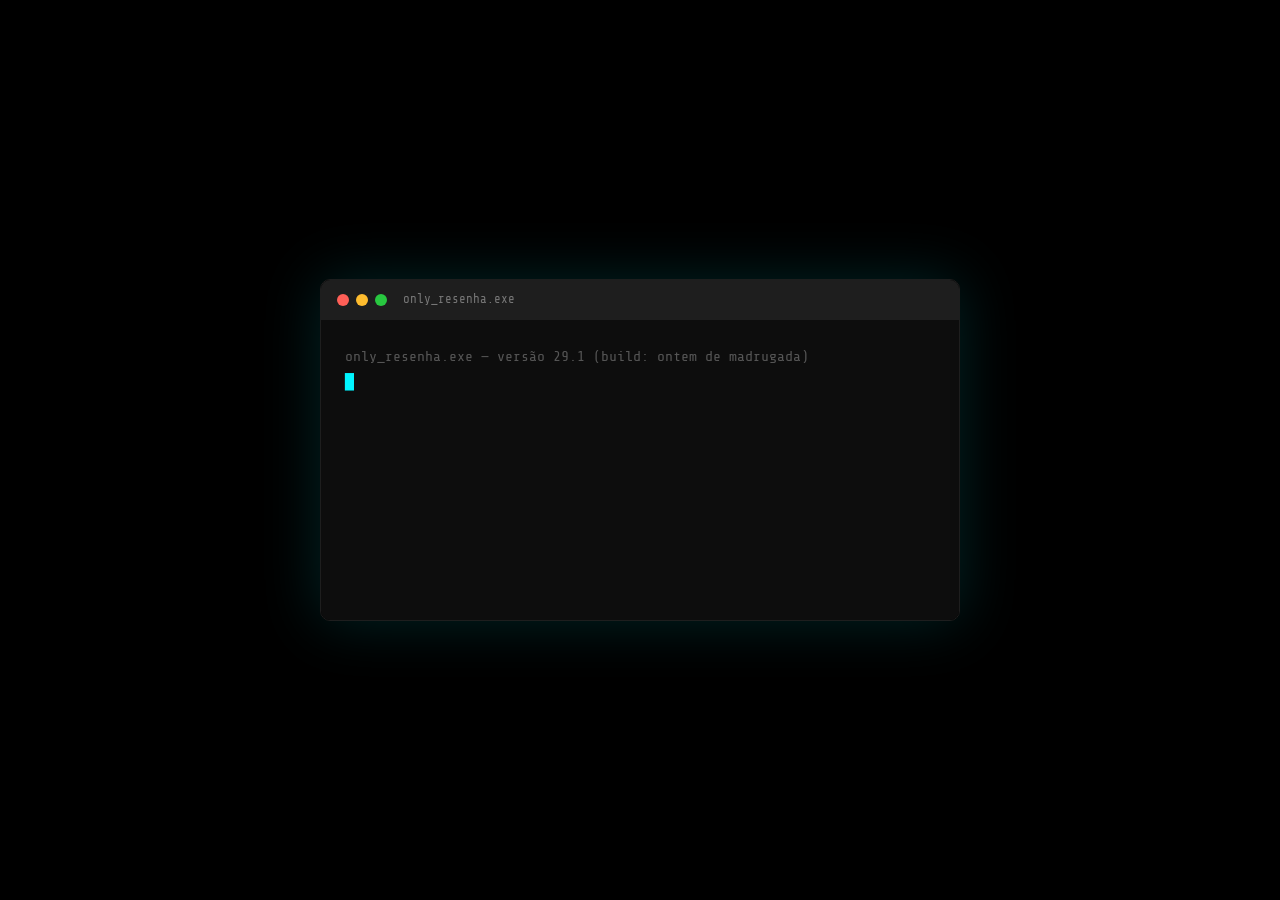
<file: Html/index.html>
<!DOCTYPE html>
<html lang="pt-BR">
<head>
  <meta charset="UTF-8" />
  <meta name="viewport" content="width=device-width, initial-scale=1.0" />
  <title>@Only_Resenha_ — Home</title>
  <link rel="icon" href="data:image/svg+xml,<svg xmlns='http://www.w3.org/2000/svg' viewBox='0 0 100 100'><text y='.9em' font-size='90'>🔥</text></svg>" />
  <link rel="preconnect" href="https://fonts.googleapis.com" />
  <link rel="preconnect" href="https://fonts.gstatic.com" crossorigin />
  <link href="https://fonts.googleapis.com/css2?family=Bebas+Neue&family=Share+Tech+Mono&family=Inter:wght@400;700;900&display=swap" rel="stylesheet" />
  <link rel="stylesheet" href="  home.css" />
</head>
<body>
 
  <!-- ══════════════════════════════
       TELA DE LOADING (terminal)
  ══════════════════════════════ -->
  <div id="loading-screen">
    <div class="terminal">
      <div class="terminal-bar">
        <span class="dot red"></span>
        <span class="dot yellow"></span>
        <span class="dot green"></span>
        <span class="terminal-title">only_resenha.exe</span>
      </div>
      <div class="terminal-body">
        <div id="terminal-output"></div>
        <span class="terminal-cursor">█</span>
      </div>
    </div>
  </div>
 
  <!-- ══════════════════════════════
       CONTEÚDO PRINCIPAL
  ══════════════════════════════ -->
  <div id="main-content" class="hidden">
 
    <!-- NAV -->
    <nav class="nav">
      <div class="nav-logo">@Only_Resenha_</div>
      <ul class="nav-links">
        <li><a href="#sobre">Sobre</a></li>
        <li><a href="nozes.html">Equipe</a></li>
        <li><a href="jogosdosguris.html">GemaPlays</a></li>
        <li><a href="#links" class="nav-cta">Links</a></li>
      </ul>
    </nav>
 
    <!-- HERO -->
    <header class="hero">
      <div class="hero-inner">
        <p class="hero-eyebrow">bem-vindo ao caos oficial</p>
        <h1 class="hero-title">
          <span class="line1">ONLY</span>
          <span class="line2">RESENHA</span>
          <span class="underscore">_</span>
        </h1>
        <p class="hero-sub">
          humor, meme, notícias e opiniões —<br />
          tudo que a sua tia precisava e não sabia.
        </p>
        <a href="https://instagram.com/Only_Resenha_" target="_blank" rel="noopener" class="btn-primary">
          Seguir no Instagram 🔥
        </a>
      </div>
 
      <!-- Elementos decorativos de fundo -->
      <div class="hero-deco deco1">RESENHA</div>
      <div class="hero-deco deco2">LOL</div>
      <div class="hero-deco deco3">💀</div>
    </header>
 
    <!-- MARQUEE -->
    <div class="marquee-wrap" aria-hidden="true">
      <div class="marquee-track">
        <span>RESENHA</span><span>✦</span>
        <span>HUMOR</span><span>✦</span>
        <span>MEMES</span><span>✦</span>
        <span>NOTÍCIAS</span><span>✦</span>
        <span>CAOS</span><span>✦</span>
        <span>INVERDADES</span><span>✦</span>
        <!-- duplicado para loop contínuo -->
        <span>RESENHA</span><span>✦</span>
        <span>HUMOR</span><span>✦</span>
        <span>MEMES</span><span>✦</span>
        <span>NOTÍCIAS</span><span>✦</span>
        <span>CAOS</span><span>✦</span>
        <span>INVERDADES</span><span>✦</span>
      </div>
    </div>
 
    <!-- SOBRE / CURRÍCULO ZOEIRO -->
    <section id="sobre" class="sobre">
      <div class="container">
 
        <div class="cv-header">
          <div class="cv-avatar">
            <img src=" onlyperfil.jpg" alt="O dono dessa conta foi morto" />
        </div>
          <div class="cv-info">
            <h2 class="cv-name">@Only_Resenha_</h2>
            <p class="cv-tagline">Especialista em Jornalismo — Mestre em Tudo um Pouco</p>
            <div class="cv-badges">
              <span class="badge pink">Disponível p/ resenha</span>
              <span class="badge cyan">🟢 Online (Cronologicamente)</span>
            </div>
          </div>
        </div>
 
        <div class="cv-grid">
 
          <div class="cv-card">
            <h3 class="cv-card-title">🎓 Formação</h3>
            <ul class="cv-list">
              <li>
                <strong>Mestre em Notícias Aplicadas</strong>
                <span class="cv-date">29 – presente</span>
                <p>Especialização em notícias fora de contexto e comentários necessários.</p>
              </li>
              <li>
                <strong>Técnico em Resenha Avançada</strong>
                <span class="cv-date">Fui eu quem criou</span>
                <p>2 horas de curso e você aprende mais do com Sata e nás</p>
              </li>
            </ul>
          </div>
 
          <div class="cv-card">
            <h3 class="cv-card-title">💼 Experiência</h3>
            <ul class="cv-list">
              <li>
                <strong>Criador de Conteúdo</strong>
                <span class="cv-date">2008 – Atualmente </span>
                <p>Produção diária de humor, notícias e opiniões que ninguém pediu mas todo mundo precisava.</p>
              </li>
              <li>
                <strong>Profissional em criação e personalização de notícias</strong>
                <span class="cv-date">Desde sempre</span>
                <p>Referência nacional em notícias urgentes sobre assuntos do departamento das minusculas causas</p>
              </li>
            </ul>
          </div>
 
          <div class="cv-card">
            <h3 class="cv-card-title">⚡ Habilidades</h3>
            <div class="skills-list">
              <div class="skill-item">
                <span class="skill-name">Inverdades</span>
                <div class="skill-bar"><div class="skill-fill" style="width:99%"></div></div>
              </div>
              <div class="skill-item">
                <span class="skill-name">Mentir</span>
                <div class="skill-bar"><div class="skill-fill" style="width:8%"></div></div>
              </div>
              <div class="skill-item">
                <span class="skill-name">Seriedade</span>
                <div class="skill-bar"><div class="skill-fill" style="width:100%"></div></div>
              </div>
              <div class="skill-item">
                <span class="skill-name">Fofoca</span>
                <div class="skill-bar"><div class="skill-fill" style="width:2%"></div></div>
              </div>
              <div class="skill-item">
                <span class="skill-name">Fake News</span>
                <div class="skill-bar"><div class="skill-fill" style="width:95%"></div></div>
              </div>
            </div>
          </div>
 
          <div class="cv-card">
            <h3 class="cv-card-title">🏆 Conquistas</h3>
            <ul class="cv-list achiev">
              <li>🥇 Página de notícias vencedora da PF26 </li>
              <li>💀 Guspiu água no amiguinho mais de 1 vez no dia</li>
              <li>🎤 Deu opinião e todos foram alcançados pela verdade</li>
              <li>📱 Ficou acordado até as 4h fazendo notícias</li>
              <li>🧠 Referência intelectual do grupo </li>
            </ul>
          </div>
 
        </div><!-- /cv-grid -->
 
      </div><!-- /container -->
    </section>
 
    <!-- LINKS RÁPIDOS -->
    <section id="links" class="links-section">
      <div class="container">
        <h2 class="section-title">Me acha em todo lugar</h2>
        <div class="links-grid">
          <a href="https://instagram.com/Only_Resenha_" target="_blank" rel="noopener" class="link-card">
            <span class="lc-icon">📸</span>
            <span class="lc-name">Instagram</span>
            <span class="lc-arrow">→</span>
          </a>
          <a href="https://www.tiktok.com/@only_resenhas?is_from_webapp=1&sender_device=pc" class="link-card">
            <span class="lc-icon">🎵</span>
            <span class="lc-name">TikTok</span>
            <span class="lc-arrow">→</span>
          </a>
          <a href="mailto:alfinetatoincomercial@gmail.com" class="link-card">
            <span class="lc-icon">💌</span>
            <span class="lc-name">Contato</span>
            <span class="lc-arrow">→</span>
          </a>
        </div>
      </div>
    </section>
 
    <footer class="footer">
      <p>feito com muita resenha e profissionalismo · @Only_Resenha_ </p>
    </footer>
 
  </div><!-- /main-content -->
 
<script src="home.js"></script>
</body>
</html>
</file>
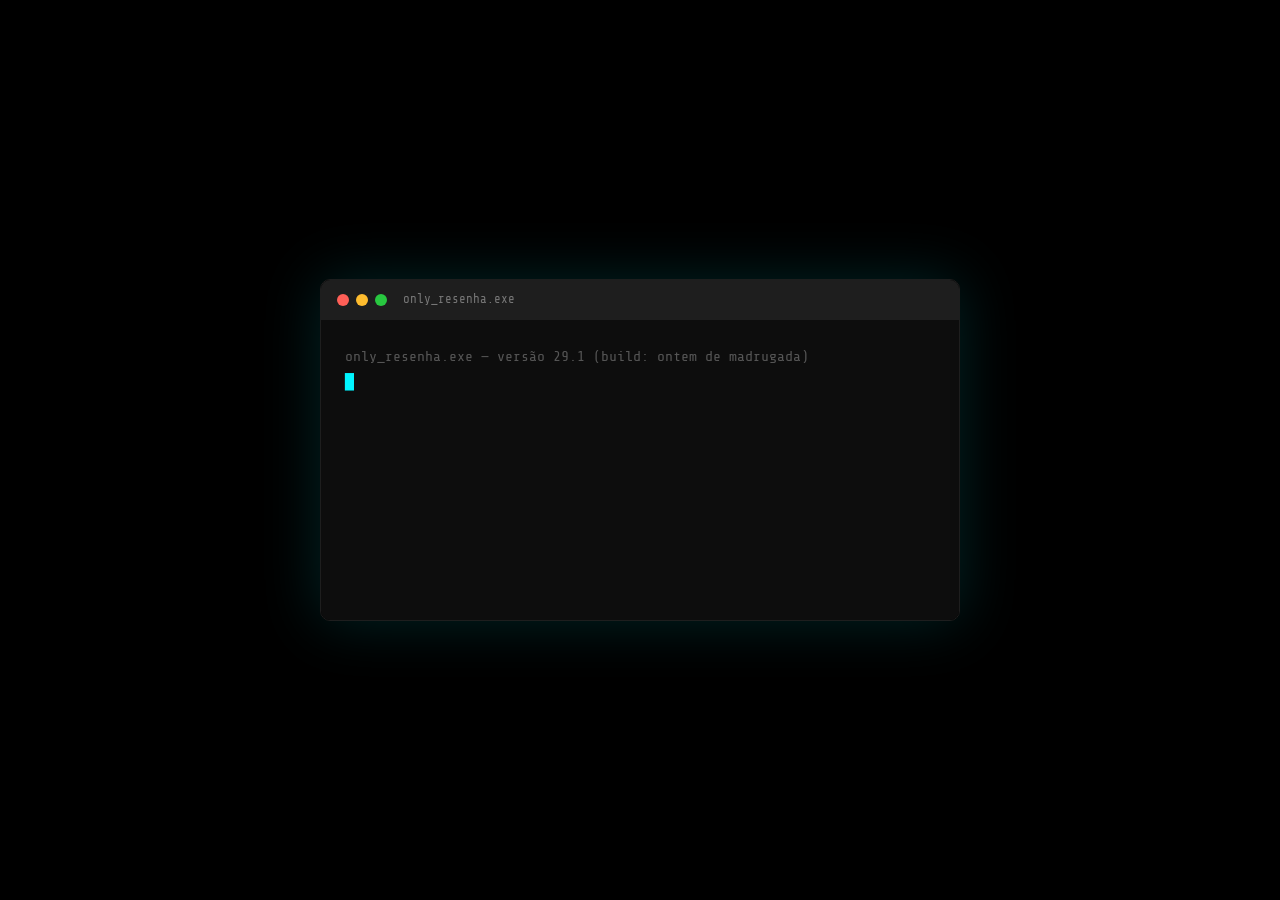
<file: Html/home.html>
<!DOCTYPE html>
<html lang="pt-BR">
<head>
  <meta charset="UTF-8" />
  <meta name="viewport" content="width=device-width, initial-scale=1.0" />
  <title>@Only_Resenha_ — Home</title>
  <link rel="icon" href="data:image/svg+xml,<svg xmlns='http://www.w3.org/2000/svg' viewBox='0 0 100 100'><text y='.9em' font-size='90'>🔥</text></svg>" />
  <link rel="preconnect" href="https://fonts.googleapis.com" />
  <link rel="preconnect" href="https://fonts.gstatic.com" crossorigin />
  <link href="https://fonts.googleapis.com/css2?family=Bebas+Neue&family=Share+Tech+Mono&family=Inter:wght@400;700;900&display=swap" rel="stylesheet" />
  <link rel="stylesheet" href="../css/home.css" />
</head>
<body>
 
  <!-- ══════════════════════════════
       TELA DE LOADING (terminal)
  ══════════════════════════════ -->
  <div id="loading-screen">
    <div class="terminal">
      <div class="terminal-bar">
        <span class="dot red"></span>
        <span class="dot yellow"></span>
        <span class="dot green"></span>
        <span class="terminal-title">only_resenha.exe</span>
      </div>
      <div class="terminal-body">
        <div id="terminal-output"></div>
        <span class="terminal-cursor">█</span>
      </div>
    </div>
  </div>
 
  <!-- ══════════════════════════════
       CONTEÚDO PRINCIPAL
  ══════════════════════════════ -->
  <div id="main-content" class="hidden">
 
    <!-- NAV -->
    <nav class="nav">
      <div class="nav-logo">@Only_Resenha_</div>
      <ul class="nav-links">
        <li><a href="#sobre">Sobre</a></li>
        <li><a href="nozes.html">Equipe</a></li>
        <li><a href="jogosdosguris.html">GemaPlays</a></li>
        <li><a href="#links" class="nav-cta">Links</a></li>
      </ul>
    </nav>
 
    <!-- HERO -->
    <header class="hero">
      <div class="hero-inner">
        <p class="hero-eyebrow">bem-vindo ao caos oficial</p>
        <h1 class="hero-title">
          <span class="line1">ONLY</span>
          <span class="line2">RESENHA</span>
          <span class="underscore">_</span>
        </h1>
        <p class="hero-sub">
          humor, meme, notícias e opiniões —<br />
          tudo que a sua tia precisava e não sabia.
        </p>
        <a href="https://instagram.com/Only_Resenha_" target="_blank" rel="noopener" class="btn-primary">
          Seguir no Instagram 🔥
        </a>
      </div>
 
      <!-- Elementos decorativos de fundo -->
      <div class="hero-deco deco1">RESENHA</div>
      <div class="hero-deco deco2">LOL</div>
      <div class="hero-deco deco3">💀</div>
    </header>
 
    <!-- MARQUEE -->
    <div class="marquee-wrap" aria-hidden="true">
      <div class="marquee-track">
        <span>RESENHA</span><span>✦</span>
        <span>HUMOR</span><span>✦</span>
        <span>MEMES</span><span>✦</span>
        <span>NOTÍCIAS</span><span>✦</span>
        <span>CAOS</span><span>✦</span>
        <span>INVERDADES</span><span>✦</span>
        <!-- duplicado para loop contínuo -->
        <span>RESENHA</span><span>✦</span>
        <span>HUMOR</span><span>✦</span>
        <span>MEMES</span><span>✦</span>
        <span>NOTÍCIAS</span><span>✦</span>
        <span>CAOS</span><span>✦</span>
        <span>INVERDADES</span><span>✦</span>
      </div>
    </div>
 
    <!-- SOBRE / CURRÍCULO ZOEIRO -->
    <section id="sobre" class="sobre">
      <div class="container">
 
        <div class="cv-header">
          <div class="cv-avatar">
            <img src="../Img/onlyperfil.jpg" alt="O dono dessa conta foi morto" />
        </div>
          <div class="cv-info">
            <h2 class="cv-name">@Only_Resenha_</h2>
            <p class="cv-tagline">Especialista em Jornalismo — Mestre em Tudo um Pouco</p>
            <div class="cv-badges">
              <span class="badge pink">Disponível p/ resenha</span>
              <span class="badge cyan">🟢 Online (Cronologicamente)</span>
            </div>
          </div>
        </div>
 
        <div class="cv-grid">
 
          <div class="cv-card">
            <h3 class="cv-card-title">🎓 Formação</h3>
            <ul class="cv-list">
              <li>
                <strong>Mestre em Notícias Aplicadas</strong>
                <span class="cv-date">29 – presente</span>
                <p>Especialização em notícias fora de contexto e comentários necessários.</p>
              </li>
              <li>
                <strong>Técnico em Resenha Avançada</strong>
                <span class="cv-date">Fui eu quem criou</span>
                <p>2 horas de curso e você aprende mais do com Sata e nás</p>
              </li>
            </ul>
          </div>
 
          <div class="cv-card">
            <h3 class="cv-card-title">💼 Experiência</h3>
            <ul class="cv-list">
              <li>
                <strong>Criador de Conteúdo</strong>
                <span class="cv-date">2008 – Atualmente </span>
                <p>Produção diária de humor, notícias e opiniões que ninguém pediu mas todo mundo precisava.</p>
              </li>
              <li>
                <strong>Profissional em criação e personalização de notícias</strong>
                <span class="cv-date">Desde sempre</span>
                <p>Referência nacional em notícias urgentes sobre assuntos do departamento das minusculas causas</p>
              </li>
            </ul>
          </div>
 
          <div class="cv-card">
            <h3 class="cv-card-title">⚡ Habilidades</h3>
            <div class="skills-list">
              <div class="skill-item">
                <span class="skill-name">Inverdades</span>
                <div class="skill-bar"><div class="skill-fill" style="width:99%"></div></div>
              </div>
              <div class="skill-item">
                <span class="skill-name">Mentir</span>
                <div class="skill-bar"><div class="skill-fill" style="width:8%"></div></div>
              </div>
              <div class="skill-item">
                <span class="skill-name">Seriedade</span>
                <div class="skill-bar"><div class="skill-fill" style="width:100%"></div></div>
              </div>
              <div class="skill-item">
                <span class="skill-name">Fofoca</span>
                <div class="skill-bar"><div class="skill-fill" style="width:2%"></div></div>
              </div>
              <div class="skill-item">
                <span class="skill-name">Fake News</span>
                <div class="skill-bar"><div class="skill-fill" style="width:95%"></div></div>
              </div>
            </div>
          </div>
 
          <div class="cv-card">
            <h3 class="cv-card-title">🏆 Conquistas</h3>
            <ul class="cv-list achiev">
              <li>🥇 Página de notícias vencedora da PF26 </li>
              <li>💀 Guspiu água no amiguinho mais de 1 vez no dia</li>
              <li>🎤 Deu opinião e todos foram alcançados pela verdade</li>
              <li>📱 Ficou acordado até as 4h fazendo notícias</li>
              <li>🧠 Referência intelectual do grupo </li>
            </ul>
          </div>
 
        </div><!-- /cv-grid -->
 
      </div><!-- /container -->
    </section>
 
    <!-- LINKS RÁPIDOS -->
    <section id="links" class="links-section">
      <div class="container">
        <h2 class="section-title">Me acha em todo lugar</h2>
        <div class="links-grid">
          <a href="https://instagram.com/Only_Resenha_" target="_blank" rel="noopener" class="link-card">
            <span class="lc-icon">📸</span>
            <span class="lc-name">Instagram</span>
            <span class="lc-arrow">→</span>
          </a>
          <a href="https://www.tiktok.com/@only_resenhas?is_from_webapp=1&sender_device=pc" class="link-card">
            <span class="lc-icon">🎵</span>
            <span class="lc-name">TikTok</span>
            <span class="lc-arrow">→</span>
          </a>
          <a href="mailto:alfinetatoincomercial@gmail.com" class="link-card">
            <span class="lc-icon">💌</span>
            <span class="lc-name">Contato</span>
            <span class="lc-arrow">→</span>
          </a>
        </div>
      </div>
    </section>
 
    <footer class="footer">
      <p>feito com muita resenha e profissionalismo · @Only_Resenha_ </p>
    </footer>
 
  </div><!-- /main-content -->
 
  <script src="../Js/home.js"></script>
</body>
</html>
</file>
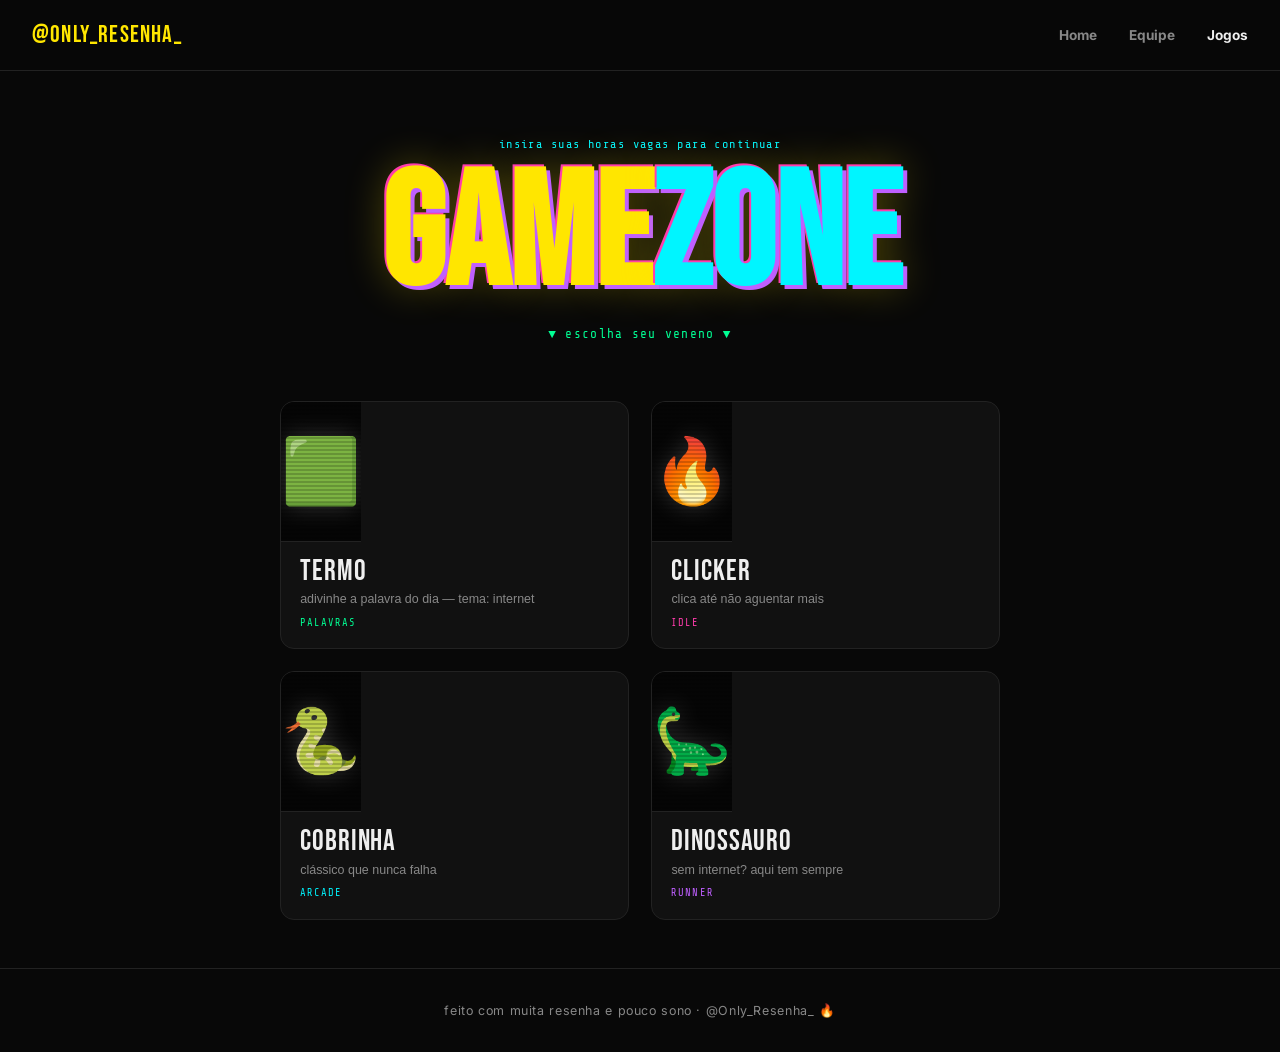
<file: Html/jogosdosguris.html>
<!DOCTYPE html>
<html lang="pt-BR">
<head>
  <meta charset="UTF-8" />
  <meta name="viewport" content="width=device-width, initial-scale=1.0" />
  <title>@Only_Resenha_ — Jogos</title>
  <link rel="icon" href="data:image/svg+xml,<svg xmlns='http://www.w3.org/2000/svg' viewBox='0 0 100 100'><text y='.9em' font-size='90'>🕹️</text></svg>" />
  <link rel="preconnect" href="https://fonts.googleapis.com" />
  <link rel="preconnect" href="https://fonts.gstatic.com" crossorigin />
  <link href="https://fonts.googleapis.com/css2?family=Bebas+Neue&family=Share+Tech+Mono&family=Inter:wght@400;700;900&display=swap" rel="stylesheet" />
  <link rel="stylesheet" href="  guris.css" />
</head>
<body>

  <!-- NAV -->
  <nav class="nav">
    <a href="home.html" class="nav-logo">@Only_Resenha_</a>
    <ul class="nav-links">
      <li><a href="index.html">Home</a></li>
      <li><a href="equipe.html">Equipe</a></li>
      <li><a href="jogos.html" class="nav-active">Jogos</a></li>
    </ul>
  </nav>

  <!-- TELA ARCADE DE SELEÇÃO -->
  <div id="tela-selecao">

    <div class="arcade-header">
      <p class="arcade-sub">insira suas horas vagas para continuar</p>
      <h1 class="arcade-title">GAME<span>ZONE</span></h1>
      <p class="arcade-credit">▼ escolha seu veneno ▼</p>
    </div>

    <div class="arcade-grid">

      <button class="arcade-card" onclick="abrirJogo('termo')">
        <div class="arcade-card-screen">
          <span class="arcade-card-icon">🟩</span>
          <div class="arcade-scanlines"></div>
        </div>
        <div class="arcade-card-info">
          <span class="arcade-card-name">TERMO</span>
          <span class="arcade-card-desc">adivinhe a palavra do dia — tema: internet</span>
          <span class="arcade-card-tag">palavras</span>
        </div>
      </button>

      <button class="arcade-card" onclick="abrirJogo('clicker')">
        <div class="arcade-card-screen">
          <span class="arcade-card-icon">🔥</span>
          <div class="arcade-scanlines"></div>
        </div>
        <div class="arcade-card-info">
          <span class="arcade-card-name">CLICKER</span>
          <span class="arcade-card-desc">clica até não aguentar mais</span>
          <span class="arcade-card-tag">idle</span>
        </div>
      </button>

      <button class="arcade-card" onclick="abrirJogo('cobra')">
        <div class="arcade-card-screen">
          <span class="arcade-card-icon">🐍</span>
          <div class="arcade-scanlines"></div>
        </div>
        <div class="arcade-card-info">
          <span class="arcade-card-name">COBRINHA</span>
          <span class="arcade-card-desc">clássico que nunca falha</span>
          <span class="arcade-card-tag">arcade</span>
        </div>
      </button>

      <button class="arcade-card" onclick="abrirJogo('dino')">
        <div class="arcade-card-screen">
          <span class="arcade-card-icon">🦕</span>
          <div class="arcade-scanlines"></div>
        </div>
        <div class="arcade-card-info">
          <span class="arcade-card-name">DINOSSAURO</span>
          <span class="arcade-card-desc">sem internet? aqui tem sempre</span>
          <span class="arcade-card-tag">runner</span>
        </div>
      </button>

    </div><!-- /arcade-grid -->
  </div><!-- /tela-selecao -->

  <!-- CONTAINER DOS JOGOS -->
  <div id="jogo-container" class="hidden">
    <div class="jogo-topbar">
      <button class="btn-voltar" onclick="voltarSelecao()">← voltar</button>
      <span class="jogo-topbar-nome" id="jogo-nome-atual"></span>
      <span></span>
    </div>
    <div id="jogo-area"></div>
  </div>

  <footer class="footer">
    <p>feito com muita resenha e pouco sono · @Only_Resenha_ 🔥</p>
  </footer>

  <!-- JOGOS EM JS SEPARADOS -->
  <script src=" termo.js"></script>
  <script src=" clicker.js"></script>
  <script src=" tuamae.js"></script>
  <script src=" dino.js"></script>
  <script src=" gamesguris.js"></script>
</body>
</html>
</file>
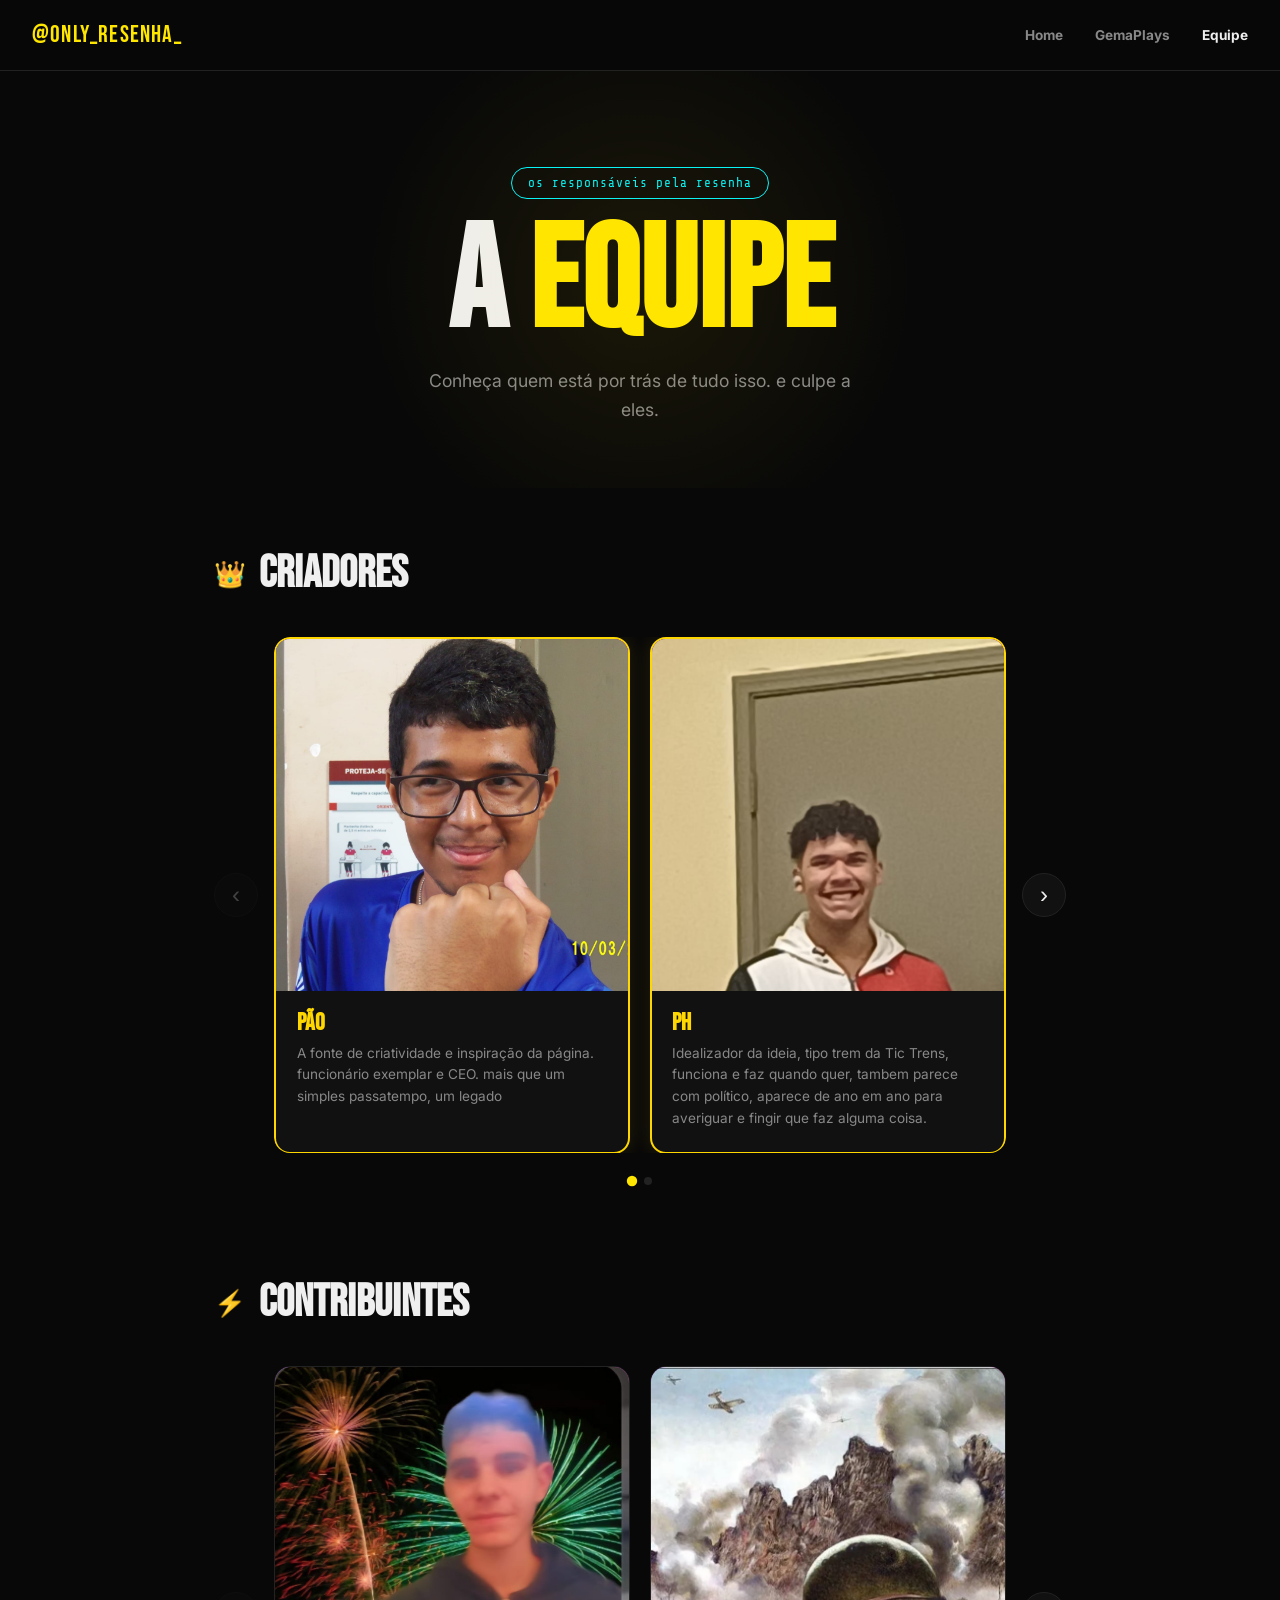
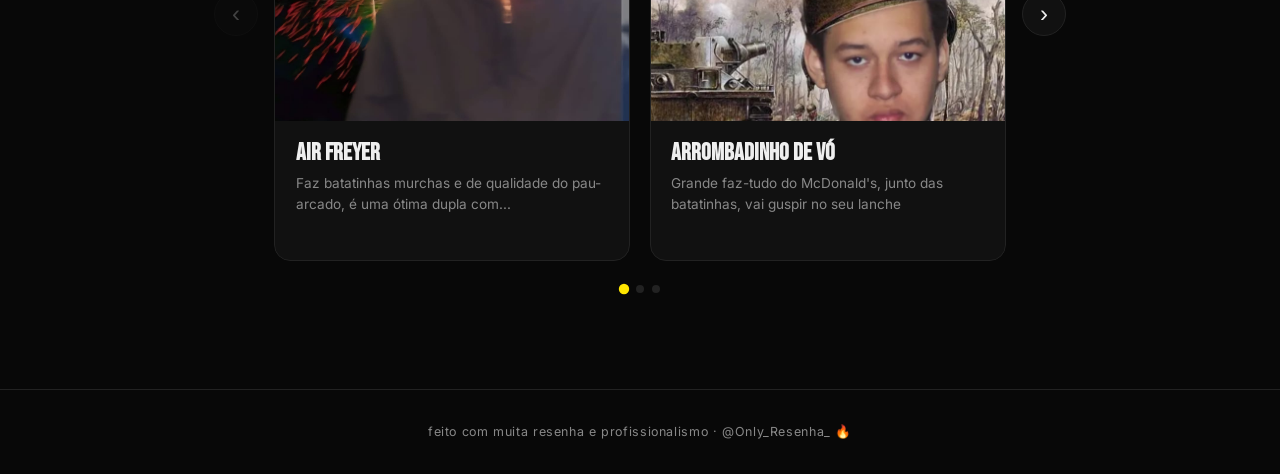
<file: Html/nozes.html>
<!DOCTYPE html>
<html lang="pt-BR">
<head>
  <meta charset="UTF-8" />
  <meta name="viewport" content="width=device-width, initial-scale=1.0" />
  <title>@Only_Resenha_ — Equipe</title>
  <link rel="icon" href="data:image/svg+xml,<svg xmlns='http://www.w3.org/2000/svg' viewBox='0 0 100 100'><text y='.9em' font-size='90'>🔥</text></svg>" />
  <link rel="preconnect" href="https://fonts.googleapis.com" />
  <link rel="preconnect" href="https://fonts.gstatic.com" crossorigin />
  <link href="https://fonts.googleapis.com/css2?family=Bebas+Neue&family=Share+Tech+Mono&family=Inter:wght@400;700;900&display=swap" rel="stylesheet" />
  <link rel="stylesheet" href="  nozes.css" />
</head>
<body>

  <!-- NAV -->
  <nav class="nav">
    <a href="home.html" class="nav-logo">@Only_Resenha_</a>
    <ul class="nav-links">
      <li><a href="index.html">Home</a></li>
       <li><a href="jogosdosguris.html">GemaPlays</a></li>
      <li><a href="equipe.html" class="nav-active">Equipe</a></li>
    </ul>
  </nav>

  <!-- HERO DA PÁGINA -->
  <header class="page-hero">
    <p class="hero-eyebrow">os responsáveis pela resenha</p>
    <h1 class="page-title">A <span>EQUIPE</span></h1>
    <p class="page-sub">Conheça quem está por trás de tudo isso. e culpe a eles.</p>
  </header>

  <!-- CRIADORES PRINCIPAIS -->
  <section class="section-criadores">
    <div class="container">
      <div class="section-label">
        <span class="label-icon">👑</span>
        <h2 class="label-text">Criadores</h2>
      </div>

      <!-- CARROSSEL CRIADORES -->
      <div class="carousel-wrapper">
        <button class="carousel-btn prev" id="prevCriador" aria-label="Anterior">‹</button>

        <div class="carousel-track-outer">
          <div class="carousel-track" id="trackCriadores">

            <!-- CARD CRIADOR 1 — edite os dados abaixo -->
            <div class="card card--criador">
              <div class="card-avatar">
                <img src="pao.jpeg" alt="Nome do Criador 1" />
              </div>
              <div class="card-body">
                <h3 class="card-name">Pão</h3>
                <p class="card-bio">A fonte de criatividade e inspiração da página. funcionário exemplar e CEO. mais que um simples passatempo, um legado</p>
              </div>
            </div>

            <!-- CARD CRIADOR 2 — edite os dados abaixo -->
            <div class="card card--criador">
              <div class="card-avatar">
                <img src=" phautista.jpeg" alt="Nome do Criador 2" />
              </div>
              <div class="card-body">
                <h3 class="card-name">Ph</h3>
                <p class="card-bio">Idealizador da ideia, tipo trem da Tic Trens, funciona e faz quando quer, tambem parece com político, aparece de ano em ano para averiguar e fingir que faz alguma coisa.</p>
              </div>
            </div>

            <!-- CARD CRIADOR 3 — edite os dados abaixo -->
            <div class="card card--criador">
              <div class="card-avatar">
                <img src=" milto.jpeg" alt="Mirtu" />
              </div>
              <div class="card-body">
                <h3 class="card-name">Mirtu/Presidente</h3>
                <p class="card-bio">O mediador do certo e errado da página
                  avisa quando as coisas saem de controle, ou ele mesmo faz isso...
                </p>
              </div>
            </div>

            <!-- CARD CRIADOR 4 — edite os dados abaixo -->
            <div class="card card--criador">
              <div class="card-avatar">
                <img src=" pdf.jpeg" alt="Nome do Criador 4" />
              </div>
              <div class="card-body">
                <h3 class="card-name">PDF</h3>
                <p class="card-bio">Traficante e grande avaliador nas horas vagas, faz o que pode com o que tem, mas ainda assim, faz muito bem</p>
              </div>
            </div>

            <!-- Para adicionar mais criadores, copie um bloco card--criador acima -->

          </div>
        </div>

        <button class="carousel-btn next" id="nextCriador" aria-label="Próximo">›</button>
      </div>

      <!-- DOTS CRIADORES -->
      <div class="carousel-dots" id="dotsCriadores"></div>
    </div>
  </section>

  <!-- CONTRIBUINTES -->
  <section class="section-contribuintes">
    <div class="container">
      <div class="section-label">
        <span class="label-icon">⚡</span>
        <h2 class="label-text">Contribuintes</h2>
      </div>

      <!-- CARROSSEL CONTRIBUINTES -->
      <div class="carousel-wrapper">
        <button class="carousel-btn prev" id="prevContrib" aria-label="Anterior">‹</button>

        <div class="carousel-track-outer">
          <div class="carousel-track" id="trackContrib">

            <!-- CARD CONTRIBUINTE 1 — edite os dados abaixo -->
            <div class="card card--contrib">
              <div class="card-avatar">
                <img src=" alefer.jpeg" alt="Air freyer" />
              </div>
              <div class="card-body">
                <h3 class="card-name">Air Freyer</h3>
                <p class="card-bio">Faz batatinhas murchas e de qualidade do pau-arcado, é uma ótima dupla com...</p>
              </div>
            </div>

            <!-- CARD CONTRIBUINTE 2 — edite os dados abaixo -->
            <div class="card card--contrib">
              <div class="card-avatar">
                <img src=" filhodevo.jpeg" alt="Nome do Contribuinte 2" />
              </div>
              <div class="card-body">
                <h3 class="card-name">Arrombadinho de vó</h3>
                <p class="card-bio">Grande faz-tudo do McDonald's, junto das batatinhas, vai guspir no seu lanche</p>
              </div>
            </div>

            <!-- CARD CONTRIBUINTE 3 — edite os dados abaixo -->
            <div class="card card--contrib">
              <div class="card-avatar">
                <img src=" filkrinho.jpeg" alt="Nome do Contribuinte 3" />
              </div>
              <div class="card-body">
                <h3 class="card-name">Filipizinhoinho</h3>
                <p class="card-bio">Diz que trabalha na Caixa, mas a gente sabe que só tá brincando de atendente de banco com o pessoal da creche dele</p>
              </div>
            </div>
            <!-- CARD CONTRIBUINTE 3 — edite os dados abaixo -->
            <div class="card card--contrib">
              <div class="card-avatar">
                <img src=" kaioba.jpeg" alt="Nome do Contribuinte 3" />
              </div>
              <div class="card-body">
                <h3 class="card-name">Kaioba</h3>
                <p class="card-bio">Grande ditador e opressor no ano de 1939-1945, hoje em dia tenta reerguer seu regime na Etecamp</p>
              </div>
            </div>
            <!-- CARD CONTRIBUINTE 3 — edite os dados abaixo -->
            <div class="card card--contrib">
              <div class="card-avatar">
                <img src=" lebranco.jpeg" alt="Nome do Contribuinte 3" />
              </div>
              <div class="card-body">
                <h3 class="card-name">Lebranco</h3>
                <p class="card-bio">Apostador compulsivo que persegue a Ex na academia, fora isso é um péssimo jogador de basquete</p>
              </div>
            </div>
            <!-- Para adicionar mais contribuintes, copie um bloco card--contrib acima -->

          </div>
        </div>

        <button class="carousel-btn next" id="nextContrib" aria-label="Próximo">›</button>
      </div>

      <!-- DOTS CONTRIBUINTES -->
      <div class="carousel-dots" id="dotsContrib"></div>
    </div>
  </section>

  <footer class="footer">
    <p>feito com muita resenha e profissionalismo · @Only_Resenha_ 🔥</p>
  </footer>

  <script src=" nozes.js"></script>
</body>
</html>
</file>
<file: Html/home.css>
/* ═══════════════════════════════════════════
   ONLY_RESENHA — home.css
═══════════════════════════════════════════ */

:root {
  --yellow:  #FFE600;
  --cyan:    #00F5FF;
  --purple:  #BF5FFF;
  --pink:    #FF3CAC;
  --bg:      #080808;
  --card:    #111111;
  --border:  #222222;
  --text:    #EFEFEF;
  --muted:   #888888;

  --font-display: 'Bebas Neue', sans-serif;
  --font-mono:    'Share Tech Mono', monospace;
  --font-body:    'Inter', sans-serif;

  --radius: 14px;
}

*, *::before, *::after { margin: 0; padding: 0; box-sizing: border-box; }
html { scroll-behavior: smooth; }
body {
  background: var(--bg);
  color: var(--text);
  font-family: var(--font-body);
  overflow-x: hidden;
  line-height: 1.6;
}
a { text-decoration: none; color: inherit; }
ul { list-style: none; }
.hidden { display: none !important; }

::-webkit-scrollbar { width: 5px; }
::-webkit-scrollbar-track { background: var(--bg); }
::-webkit-scrollbar-thumb { background: var(--yellow); border-radius: 4px; }

#loading-screen {
  position: fixed;
  inset: 0;
  background: #000;
  display: flex;
  align-items: center;
  justify-content: center;
  z-index: 9999;
  padding: 1.5rem;
}

.terminal {
  width: 100%;
  max-width: 640px;
  border-radius: 10px;
  overflow: hidden;
  box-shadow: 0 0 60px rgba(0, 245, 255, 0.15);
  border: 1px solid #1e1e1e;
}

.terminal-bar {
  background: #1e1e1e;
  padding: 0.6rem 1rem;
  display: flex;
  align-items: center;
  gap: 0.45rem;
}
.dot { width: 12px; height: 12px; border-radius: 50%; flex-shrink: 0; }
.dot.red    { background: #FF5F57; }
.dot.yellow { background: #FEBC2E; }
.dot.green  { background: #28C840; }
.terminal-title {
  font-family: var(--font-mono);
  font-size: 0.78rem;
  color: #777;
  margin-left: 0.5rem;
}

.terminal-body {
  background: #0d0d0d;
  padding: 1.5rem;
  min-height: 300px;
  max-height: 420px;
  overflow-y: auto;
  font-family: var(--font-mono);
  font-size: clamp(0.78rem, 2vw, 0.92rem);
  line-height: 1.8;
}

#terminal-output .line { display: block; }
#terminal-output .line.green  { color: #28C840; }
#terminal-output .line.cyan   { color: var(--cyan); }
#terminal-output .line.yellow { color: var(--yellow); }
#terminal-output .line.pink   { color: var(--pink); }
#terminal-output .line.white  { color: #eee; }
#terminal-output .line.muted  { color: #555; }
#terminal-output .line.error  { color: #FF5F57; }

.terminal-cursor {
  display: inline-block;
  color: var(--cyan);
  animation: blink 0.9s step-end infinite;
}
@keyframes blink { 0%,100%{opacity:1} 50%{opacity:0} }

.nav {
  position: sticky;
  top: 0;
  z-index: 100;
  display: flex;
  align-items: center;
  justify-content: space-between;
  padding: 1rem 2rem;
  background: rgba(8, 8, 8, 0.85);
  backdrop-filter: blur(12px);
  border-bottom: 1px solid var(--border);
}
.nav-logo {
  font-family: var(--font-display);
  font-size: 1.5rem;
  color: var(--yellow);
  letter-spacing: 0.05em;
}
.nav-links { display: flex; gap: 2rem; align-items: center; }
.nav-links a {
  font-size: 0.85rem;
  font-weight: 700;
  color: var(--muted);
  transition: color 0.2s;
}
.nav-links a:hover { color: var(--text); }
.nav-cta {
  background: var(--yellow) !important;
  color: #000 !important;
  padding: 0.45rem 1.1rem;
  border-radius: 100px;
  transition: opacity 0.2s !important;
}
.nav-cta:hover { opacity: 0.85; }

.hero {
  position: relative;
  min-height: 92vh;
  display: flex;
  align-items: center;
  justify-content: center;
  padding: 4rem 2rem;
  overflow: hidden;
  text-align: center;
}
.hero::before {
  content: '';
  position: absolute;
  width: 700px; height: 700px;
  border-radius: 50%;
  background: radial-gradient(circle, rgba(191,95,255,0.12) 0%, transparent 65%);
  top: 50%; left: 50%;
  transform: translate(-50%, -50%);
  pointer-events: none;
}
.hero-inner {
  position: relative;
  z-index: 2;
  display: flex;
  flex-direction: column;
  align-items: center;
  gap: 1.2rem;
}
.hero-eyebrow {
  font-family: var(--font-mono);
  font-size: 0.8rem;
  color: var(--cyan);
  border: 1px solid var(--cyan);
  padding: 0.3rem 1rem;
  border-radius: 100px;
  letter-spacing: 0.08em;
  opacity: 0;
  animation: fadeUp 0.6s 0.2s forwards;
}
.hero-title {
  font-family: var(--font-display);
  font-size: clamp(5rem, 18vw, 11rem);
  line-height: 0.86;
  color: var(--yellow);
  text-shadow: 5px 5px 0 var(--purple), -3px -2px 0 var(--pink);
  display: flex;
  flex-direction: column;
  align-items: center;
  opacity: 0;
  animation: fadeUp 0.6s 0.4s forwards;
}
.line1 { transform: rotate(-1deg); display: block; }
.line2 { transform: rotate(1deg); display: block; }
.underscore {
  color: var(--cyan);
  display: block;
  animation: blink 1s step-end infinite;
  font-size: 0.6em;
  margin-top: -0.1em;
}
.hero-sub {
  font-size: clamp(0.95rem, 2.5vw, 1.15rem);
  color: var(--text);
  opacity: 0;
  max-width: 38ch;
  line-height: 1.6;
  animation: fadeUp 0.6s 0.6s forwards;
}
.btn-primary {
  display: inline-block;
  font-family: var(--font-body);
  font-weight: 900;
  font-size: 0.9rem;
  background: var(--yellow);
  color: #000;
  padding: 0.85rem 2rem;
  border-radius: 100px;
  transition: transform 0.15s, box-shadow 0.15s;
  opacity: 0;
  animation: fadeUp 0.6s 0.8s forwards;
}
.btn-primary:hover {
  transform: translateY(-3px);
  box-shadow: 0 8px 30px rgba(255, 230, 0, 0.35);
}
.btn-primary:active { transform: scale(0.97); }

.hero-deco {
  position: absolute;
  font-family: var(--font-display);
  pointer-events: none;
  user-select: none;
  z-index: 1;
  opacity: 0.04;
}
.deco1 { font-size: 18vw; top: 5%; left: -3%; color: var(--pink); transform: rotate(-12deg); }
.deco2 { font-size: 12vw; bottom: 8%; right: -1%; color: var(--cyan); transform: rotate(8deg); }
.deco3 { font-size: 10vw; top: 15%; right: 5%; opacity: 0.06; }

@keyframes fadeUp {
  from { opacity: 0; transform: translateY(20px); }
  to   { opacity: 1; transform: translateY(0); }
}

.marquee-wrap {
  overflow: hidden;
  background: var(--yellow);
  border-top: 2px solid #fff1;
  border-bottom: 2px solid #fff1;
  padding: 0.55rem 0;
  white-space: nowrap;
}
.marquee-track {
  display: inline-flex;
  animation: marquee 20s linear infinite;
}
.marquee-track span {
  font-family: var(--font-display);
  font-size: 1.3rem;
  color: #000;
  padding: 0 1.2rem;
  letter-spacing: 0.05em;
}
@keyframes marquee {
  from { transform: translateX(0); }
  to   { transform: translateX(-50%); }
}
@media (prefers-reduced-motion: reduce) {
  .marquee-track { animation: none; }
}

.sobre { padding: 6rem 1.5rem; }
.container { max-width: 860px; margin: 0 auto; }

.cv-header {
  display: flex;
  align-items: center;
  gap: 1.5rem;
  margin-bottom: 3rem;
  flex-wrap: wrap;
}
.cv-avatar {
  width: 88px; height: 88px;
  border-radius: 50%;
  background: linear-gradient(135deg, var(--purple), var(--pink));
  display: flex; align-items: center; justify-content: center;
  font-size: 2.8rem;
  border: 3px solid var(--yellow);
  flex-shrink: 0;
  overflow: hidden;
}
.cv-avatar img {
  width: 100%;
  height: 100%;
  object-fit: cover;
  object-position: top center;
  filter: grayscale(20%) contrast(1.05);
}
.cv-name {
  font-family: var(--font-display);
  font-size: 2.4rem;
  color: var(--yellow);
  margin-bottom: 0.2rem;
}
.cv-tagline {
  font-size: 0.88rem;
  color: var(--muted);
  margin-bottom: 0.8rem;
  font-style: italic;
}
.cv-badges { display: flex; gap: 0.6rem; flex-wrap: wrap; }
.badge {
  font-size: 0.73rem;
  font-weight: 700;
  padding: 0.25rem 0.75rem;
  border-radius: 100px;
  border: 1.5px solid;
}
.badge.pink  { border-color: var(--pink);  color: var(--pink); }
.badge.cyan  { border-color: var(--cyan);  color: var(--cyan); }

.cv-grid { display: grid; grid-template-columns: 1fr 1fr; gap: 1.2rem; }

@media (max-width: 600px) {
  .cv-grid { grid-template-columns: 1fr; }
  .cv-header { flex-direction: column; text-align: center; }
  .cv-badges { justify-content: center; }
}

.cv-card {
  background: var(--card);
  border: 1px solid var(--border);
  border-radius: var(--radius);
  padding: 1.6rem;
  position: relative;
  overflow: hidden;
  transition: border-color 0.2s, transform 0.2s;
}
.cv-card:hover { border-color: #383838; transform: translateY(-3px); }
.cv-card::before {
  content: '';
  position: absolute;
  top: 0; left: 0; right: 0;
  height: 2px;
}
.cv-card:nth-child(1)::before { background: var(--cyan); }
.cv-card:nth-child(2)::before { background: var(--purple); }
.cv-card:nth-child(3)::before { background: var(--pink); }
.cv-card:nth-child(4)::before { background: var(--yellow); }

.cv-card-title {
  font-family: var(--font-display);
  font-size: 1.35rem;
  margin-bottom: 1.1rem;
  color: var(--text);
  letter-spacing: 0.03em;
}

.cv-list { display: flex; flex-direction: column; gap: 1rem; }
.cv-list li { font-size: 0.85rem; }
.cv-list li strong { display: block; font-weight: 700; color: var(--text); margin-bottom: 0.15rem; }
.cv-date { display: block; font-family: var(--font-mono); font-size: 0.7rem; color: var(--cyan); margin-bottom: 0.25rem; }
.cv-list li p { color: var(--muted); line-height: 1.5; }
.cv-list.achiev li { color: var(--muted); font-size: 0.83rem; line-height: 1.6; }

.skills-list { display: flex; flex-direction: column; gap: 0.9rem; }
.skill-item { font-size: 0.83rem; }
.skill-name { display: block; margin-bottom: 0.3rem; color: var(--muted); }
.skill-bar { height: 6px; background: #1e1e1e; border-radius: 100px; overflow: hidden; }
.skill-fill {
  height: 100%;
  background: linear-gradient(90deg, var(--purple), var(--pink));
  border-radius: 100px;
  width: 0;
  transition: width 1.2s cubic-bezier(0.4, 0, 0.2, 1);
}

.links-section {
  padding: 4rem 1.5rem 6rem;
  background: linear-gradient(180deg, transparent, rgba(191,95,255,0.04));
}
.section-title {
  font-family: var(--font-display);
  font-size: 3rem;
  text-align: center;
  margin-bottom: 2.5rem;
  color: var(--cyan);
}
.links-grid { max-width: 560px; margin: 0 auto; display: flex; flex-direction: column; gap: 0.9rem; }
.link-card {
  display: flex;
  align-items: center;
  gap: 1rem;
  padding: 1.1rem 1.4rem;
  background: var(--card);
  border: 1px solid var(--border);
  border-radius: var(--radius);
  font-weight: 700;
  font-size: 0.95rem;
  transition: transform 0.15s, border-color 0.15s;
}
.link-card:hover { transform: translateX(8px); border-color: #3a3a3a; }
.lc-icon { font-size: 1.3rem; flex-shrink: 0; }
.lc-name { flex: 1; }
.lc-arrow { color: var(--muted); transition: color 0.15s; }
.link-card:hover .lc-arrow { color: var(--yellow); }

.footer {
  text-align: center;
  padding: 2rem;
  font-size: 0.78rem;
  color: var(--muted);
  border-top: 1px solid var(--border);
  letter-spacing: 0.05em;
}
</file>
<file: css/home.css>
/* ═══════════════════════════════════════════
   ONLY_RESENHA — home.css
═══════════════════════════════════════════ */

:root {
  --yellow:  #FFE600;
  --cyan:    #00F5FF;
  --purple:  #BF5FFF;
  --pink:    #FF3CAC;
  --bg:      #080808;
  --card:    #111111;
  --border:  #222222;
  --text:    #EFEFEF;
  --muted:   #888888;

  --font-display: 'Bebas Neue', sans-serif;
  --font-mono:    'Share Tech Mono', monospace;
  --font-body:    'Inter', sans-serif;

  --radius: 14px;
}

*, *::before, *::after { margin: 0; padding: 0; box-sizing: border-box; }
html { scroll-behavior: smooth; }
body {
  background: var(--bg);
  color: var(--text);
  font-family: var(--font-body);
  overflow-x: hidden;
  line-height: 1.6;
}
a { text-decoration: none; color: inherit; }
ul { list-style: none; }
.hidden { display: none !important; }

::-webkit-scrollbar { width: 5px; }
::-webkit-scrollbar-track { background: var(--bg); }
::-webkit-scrollbar-thumb { background: var(--yellow); border-radius: 4px; }

#loading-screen {
  position: fixed;
  inset: 0;
  background: #000;
  display: flex;
  align-items: center;
  justify-content: center;
  z-index: 9999;
  padding: 1.5rem;
}

.terminal {
  width: 100%;
  max-width: 640px;
  border-radius: 10px;
  overflow: hidden;
  box-shadow: 0 0 60px rgba(0, 245, 255, 0.15);
  border: 1px solid #1e1e1e;
}

.terminal-bar {
  background: #1e1e1e;
  padding: 0.6rem 1rem;
  display: flex;
  align-items: center;
  gap: 0.45rem;
}
.dot { width: 12px; height: 12px; border-radius: 50%; flex-shrink: 0; }
.dot.red    { background: #FF5F57; }
.dot.yellow { background: #FEBC2E; }
.dot.green  { background: #28C840; }
.terminal-title {
  font-family: var(--font-mono);
  font-size: 0.78rem;
  color: #777;
  margin-left: 0.5rem;
}

.terminal-body {
  background: #0d0d0d;
  padding: 1.5rem;
  min-height: 300px;
  max-height: 420px;
  overflow-y: auto;
  font-family: var(--font-mono);
  font-size: clamp(0.78rem, 2vw, 0.92rem);
  line-height: 1.8;
}

#terminal-output .line { display: block; }
#terminal-output .line.green  { color: #28C840; }
#terminal-output .line.cyan   { color: var(--cyan); }
#terminal-output .line.yellow { color: var(--yellow); }
#terminal-output .line.pink   { color: var(--pink); }
#terminal-output .line.white  { color: #eee; }
#terminal-output .line.muted  { color: #555; }
#terminal-output .line.error  { color: #FF5F57; }

.terminal-cursor {
  display: inline-block;
  color: var(--cyan);
  animation: blink 0.9s step-end infinite;
}
@keyframes blink { 0%,100%{opacity:1} 50%{opacity:0} }

.nav {
  position: sticky;
  top: 0;
  z-index: 100;
  display: flex;
  align-items: center;
  justify-content: space-between;
  padding: 1rem 2rem;
  background: rgba(8, 8, 8, 0.85);
  backdrop-filter: blur(12px);
  border-bottom: 1px solid var(--border);
}
.nav-logo {
  font-family: var(--font-display);
  font-size: 1.5rem;
  color: var(--yellow);
  letter-spacing: 0.05em;
}
.nav-links { display: flex; gap: 2rem; align-items: center; }
.nav-links a {
  font-size: 0.85rem;
  font-weight: 700;
  color: var(--muted);
  transition: color 0.2s;
}
.nav-links a:hover { color: var(--text); }
.nav-cta {
  background: var(--yellow) !important;
  color: #000 !important;
  padding: 0.45rem 1.1rem;
  border-radius: 100px;
  transition: opacity 0.2s !important;
}
.nav-cta:hover { opacity: 0.85; }

.hero {
  position: relative;
  min-height: 92vh;
  display: flex;
  align-items: center;
  justify-content: center;
  padding: 4rem 2rem;
  overflow: hidden;
  text-align: center;
}
.hero::before {
  content: '';
  position: absolute;
  width: 700px; height: 700px;
  border-radius: 50%;
  background: radial-gradient(circle, rgba(191,95,255,0.12) 0%, transparent 65%);
  top: 50%; left: 50%;
  transform: translate(-50%, -50%);
  pointer-events: none;
}
.hero-inner {
  position: relative;
  z-index: 2;
  display: flex;
  flex-direction: column;
  align-items: center;
  gap: 1.2rem;
}
.hero-eyebrow {
  font-family: var(--font-mono);
  font-size: 0.8rem;
  color: var(--cyan);
  border: 1px solid var(--cyan);
  padding: 0.3rem 1rem;
  border-radius: 100px;
  letter-spacing: 0.08em;
  opacity: 0;
  animation: fadeUp 0.6s 0.2s forwards;
}
.hero-title {
  font-family: var(--font-display);
  font-size: clamp(5rem, 18vw, 11rem);
  line-height: 0.86;
  color: var(--yellow);
  text-shadow: 5px 5px 0 var(--purple), -3px -2px 0 var(--pink);
  display: flex;
  flex-direction: column;
  align-items: center;
  opacity: 0;
  animation: fadeUp 0.6s 0.4s forwards;
}
.line1 { transform: rotate(-1deg); display: block; }
.line2 { transform: rotate(1deg); display: block; }
.underscore {
  color: var(--cyan);
  display: block;
  animation: blink 1s step-end infinite;
  font-size: 0.6em;
  margin-top: -0.1em;
}
.hero-sub {
  font-size: clamp(0.95rem, 2.5vw, 1.15rem);
  color: var(--text);
  opacity: 0;
  max-width: 38ch;
  line-height: 1.6;
  animation: fadeUp 0.6s 0.6s forwards;
}
.btn-primary {
  display: inline-block;
  font-family: var(--font-body);
  font-weight: 900;
  font-size: 0.9rem;
  background: var(--yellow);
  color: #000;
  padding: 0.85rem 2rem;
  border-radius: 100px;
  transition: transform 0.15s, box-shadow 0.15s;
  opacity: 0;
  animation: fadeUp 0.6s 0.8s forwards;
}
.btn-primary:hover {
  transform: translateY(-3px);
  box-shadow: 0 8px 30px rgba(255, 230, 0, 0.35);
}
.btn-primary:active { transform: scale(0.97); }

.hero-deco {
  position: absolute;
  font-family: var(--font-display);
  pointer-events: none;
  user-select: none;
  z-index: 1;
  opacity: 0.04;
}
.deco1 { font-size: 18vw; top: 5%; left: -3%; color: var(--pink); transform: rotate(-12deg); }
.deco2 { font-size: 12vw; bottom: 8%; right: -1%; color: var(--cyan); transform: rotate(8deg); }
.deco3 { font-size: 10vw; top: 15%; right: 5%; opacity: 0.06; }

@keyframes fadeUp {
  from { opacity: 0; transform: translateY(20px); }
  to   { opacity: 1; transform: translateY(0); }
}

.marquee-wrap {
  overflow: hidden;
  background: var(--yellow);
  border-top: 2px solid #fff1;
  border-bottom: 2px solid #fff1;
  padding: 0.55rem 0;
  white-space: nowrap;
}
.marquee-track {
  display: inline-flex;
  animation: marquee 20s linear infinite;
}
.marquee-track span {
  font-family: var(--font-display);
  font-size: 1.3rem;
  color: #000;
  padding: 0 1.2rem;
  letter-spacing: 0.05em;
}
@keyframes marquee {
  from { transform: translateX(0); }
  to   { transform: translateX(-50%); }
}
@media (prefers-reduced-motion: reduce) {
  .marquee-track { animation: none; }
}

.sobre { padding: 6rem 1.5rem; }
.container { max-width: 860px; margin: 0 auto; }

.cv-header {
  display: flex;
  align-items: center;
  gap: 1.5rem;
  margin-bottom: 3rem;
  flex-wrap: wrap;
}
.cv-avatar {
  width: 88px; height: 88px;
  border-radius: 50%;
  background: linear-gradient(135deg, var(--purple), var(--pink));
  display: flex; align-items: center; justify-content: center;
  font-size: 2.8rem;
  border: 3px solid var(--yellow);
  flex-shrink: 0;
  overflow: hidden;
}
.cv-avatar img {
  width: 100%;
  height: 100%;
  object-fit: cover;
  object-position: top center;
  filter: grayscale(20%) contrast(1.05);
}
.cv-name {
  font-family: var(--font-display);
  font-size: 2.4rem;
  color: var(--yellow);
  margin-bottom: 0.2rem;
}
.cv-tagline {
  font-size: 0.88rem;
  color: var(--muted);
  margin-bottom: 0.8rem;
  font-style: italic;
}
.cv-badges { display: flex; gap: 0.6rem; flex-wrap: wrap; }
.badge {
  font-size: 0.73rem;
  font-weight: 700;
  padding: 0.25rem 0.75rem;
  border-radius: 100px;
  border: 1.5px solid;
}
.badge.pink  { border-color: var(--pink);  color: var(--pink); }
.badge.cyan  { border-color: var(--cyan);  color: var(--cyan); }

.cv-grid { display: grid; grid-template-columns: 1fr 1fr; gap: 1.2rem; }

@media (max-width: 600px) {
  .cv-grid { grid-template-columns: 1fr; }
  .cv-header { flex-direction: column; text-align: center; }
  .cv-badges { justify-content: center; }
}

.cv-card {
  background: var(--card);
  border: 1px solid var(--border);
  border-radius: var(--radius);
  padding: 1.6rem;
  position: relative;
  overflow: hidden;
  transition: border-color 0.2s, transform 0.2s;
}
.cv-card:hover { border-color: #383838; transform: translateY(-3px); }
.cv-card::before {
  content: '';
  position: absolute;
  top: 0; left: 0; right: 0;
  height: 2px;
}
.cv-card:nth-child(1)::before { background: var(--cyan); }
.cv-card:nth-child(2)::before { background: var(--purple); }
.cv-card:nth-child(3)::before { background: var(--pink); }
.cv-card:nth-child(4)::before { background: var(--yellow); }

.cv-card-title {
  font-family: var(--font-display);
  font-size: 1.35rem;
  margin-bottom: 1.1rem;
  color: var(--text);
  letter-spacing: 0.03em;
}

.cv-list { display: flex; flex-direction: column; gap: 1rem; }
.cv-list li { font-size: 0.85rem; }
.cv-list li strong { display: block; font-weight: 700; color: var(--text); margin-bottom: 0.15rem; }
.cv-date { display: block; font-family: var(--font-mono); font-size: 0.7rem; color: var(--cyan); margin-bottom: 0.25rem; }
.cv-list li p { color: var(--muted); line-height: 1.5; }
.cv-list.achiev li { color: var(--muted); font-size: 0.83rem; line-height: 1.6; }

.skills-list { display: flex; flex-direction: column; gap: 0.9rem; }
.skill-item { font-size: 0.83rem; }
.skill-name { display: block; margin-bottom: 0.3rem; color: var(--muted); }
.skill-bar { height: 6px; background: #1e1e1e; border-radius: 100px; overflow: hidden; }
.skill-fill {
  height: 100%;
  background: linear-gradient(90deg, var(--purple), var(--pink));
  border-radius: 100px;
  width: 0;
  transition: width 1.2s cubic-bezier(0.4, 0, 0.2, 1);
}

.links-section {
  padding: 4rem 1.5rem 6rem;
  background: linear-gradient(180deg, transparent, rgba(191,95,255,0.04));
}
.section-title {
  font-family: var(--font-display);
  font-size: 3rem;
  text-align: center;
  margin-bottom: 2.5rem;
  color: var(--cyan);
}
.links-grid { max-width: 560px; margin: 0 auto; display: flex; flex-direction: column; gap: 0.9rem; }
.link-card {
  display: flex;
  align-items: center;
  gap: 1rem;
  padding: 1.1rem 1.4rem;
  background: var(--card);
  border: 1px solid var(--border);
  border-radius: var(--radius);
  font-weight: 700;
  font-size: 0.95rem;
  transition: transform 0.15s, border-color 0.15s;
}
.link-card:hover { transform: translateX(8px); border-color: #3a3a3a; }
.lc-icon { font-size: 1.3rem; flex-shrink: 0; }
.lc-name { flex: 1; }
.lc-arrow { color: var(--muted); transition: color 0.15s; }
.link-card:hover .lc-arrow { color: var(--yellow); }

.footer {
  text-align: center;
  padding: 2rem;
  font-size: 0.78rem;
  color: var(--muted);
  border-top: 1px solid var(--border);
  letter-spacing: 0.05em;
}
</file>
<file: Html/guris.css>
/* ═══════════════════════════════════════════
   ONLY_RESENHA — jogos.css
═══════════════════════════════════════════ */

:root {
  --yellow:  #FFE600;
  --cyan:    #00F5FF;
  --purple:  #BF5FFF;
  --pink:    #FF3CAC;
  --green:   #00FF94;
  --bg:      #080808;
  --card:    #111111;
  --border:  #222222;
  --text:    #EFEFEF;
  --muted:   #888888;

  --font-display: 'Bebas Neue', sans-serif;
  --font-mono:    'Share Tech Mono', monospace;
  --font-body:    'Inter', sans-serif;

  --radius: 14px;
}

*, *::before, *::after { margin: 0; padding: 0; box-sizing: border-box; }
html { scroll-behavior: smooth; }
body {
  background: var(--bg);
  color: var(--text);
  font-family: var(--font-body);
  overflow-x: hidden;
  line-height: 1.6;
  min-height: 100vh;
  display: flex;
  flex-direction: column;
}
a { text-decoration: none; color: inherit; }
ul { list-style: none; }
.hidden { display: none !important; }

::-webkit-scrollbar { width: 5px; }
::-webkit-scrollbar-track { background: var(--bg); }
::-webkit-scrollbar-thumb { background: var(--yellow); border-radius: 4px; }

/* ══════════════════════════════
   NAV
══════════════════════════════ */
.nav {
  position: sticky;
  top: 0;
  z-index: 100;
  display: flex;
  align-items: center;
  justify-content: space-between;
  padding: 1rem 2rem;
  background: rgba(8, 8, 8, 0.9);
  backdrop-filter: blur(12px);
  border-bottom: 1px solid var(--border);
}
.nav-logo {
  font-family: var(--font-display);
  font-size: 1.5rem;
  color: var(--yellow);
  letter-spacing: 0.05em;
}
.nav-links { display: flex; gap: 2rem; align-items: center; }
.nav-links a {
  font-size: 0.85rem;
  font-weight: 700;
  color: var(--muted);
  transition: color 0.2s;
}
.nav-links a:hover { color: var(--text); }
.nav-active { color: var(--text) !important; }

/* ══════════════════════════════
   TELA ARCADE
══════════════════════════════ */
#tela-selecao {
  flex: 1;
  display: flex;
  flex-direction: column;
  align-items: center;
  padding: 4rem 1.5rem 3rem;
}

.arcade-header {
  text-align: center;
  margin-bottom: 3.5rem;
}

.arcade-sub {
  font-family: var(--font-mono);
  font-size: 0.75rem;
  color: var(--cyan);
  letter-spacing: 0.12em;
  margin-bottom: 0.8rem;
  animation: blink-text 2s step-end infinite;
}

@keyframes blink-text {
  0%, 100% { opacity: 1; }
  50%       { opacity: 0.2; }
}

.arcade-title {
  font-family: var(--font-display);
  font-size: clamp(5rem, 16vw, 10rem);
  line-height: 0.88;
  color: var(--yellow);
  text-shadow:
    4px 4px 0 var(--purple),
    -2px -2px 0 var(--pink),
    0 0 40px rgba(255,230,0,0.3);
  margin-bottom: 1rem;
}
.arcade-title span { color: var(--cyan); }

.arcade-credit {
  font-family: var(--font-mono);
  font-size: 0.8rem;
  color: var(--green);
  letter-spacing: 0.1em;
  animation: blink-text 1.2s step-end infinite;
}

/* ══════════════════════════════
   GRADE DE JOGOS
══════════════════════════════ */
.arcade-grid {
  display: grid;
  grid-template-columns: repeat(2, 1fr);
  gap: 1.4rem;
  width: 100%;
  max-width: 720px;
}

@media (max-width: 540px) {
  .arcade-grid { grid-template-columns: 1fr; }
}

/* ── CARD DO JOGO ── */
.arcade-card {
  background: var(--card);
  border: 1.5px solid var(--border);
  border-radius: var(--radius);
  overflow: hidden;
  cursor: pointer;
  text-align: left;
  display: flex;
  flex-direction: column;
  transition: transform 0.15s, border-color 0.15s, box-shadow 0.15s;
  padding: 0;
}

.arcade-card:hover {
  transform: translateY(-5px) scale(1.01);
  border-color: var(--yellow);
  box-shadow: 0 0 24px rgba(255,230,0,0.15);
}

.arcade-card:nth-child(1):hover { border-color: var(--green);  box-shadow: 0 0 24px rgba(0,255,148,0.15); }
.arcade-card:nth-child(2):hover { border-color: var(--pink);   box-shadow: 0 0 24px rgba(255,60,172,0.15); }
.arcade-card:nth-child(3):hover { border-color: var(--cyan);   box-shadow: 0 0 24px rgba(0,245,255,0.15); }
.arcade-card:nth-child(4):hover { border-color: var(--purple); box-shadow: 0 0 24px rgba(191,95,255,0.15); }

/* tela do card */
.arcade-card-screen {
  position: relative;
  background: #050505;
  height: 140px;
  display: flex;
  align-items: center;
  justify-content: center;
  overflow: hidden;
  border-bottom: 1px solid var(--border);
}

.arcade-card-icon {
  font-size: 4rem;
  position: relative;
  z-index: 1;
  filter: drop-shadow(0 0 12px rgba(255,255,255,0.2));
  transition: transform 0.2s;
}
.arcade-card:hover .arcade-card-icon { transform: scale(1.15); }

/* efeito scanlines na tela */
.arcade-scanlines {
  position: absolute;
  inset: 0;
  background: repeating-linear-gradient(
    0deg,
    transparent,
    transparent 2px,
    rgba(0,0,0,0.18) 2px,
    rgba(0,0,0,0.18) 4px
  );
  pointer-events: none;
  z-index: 2;
}

/* info do card */
.arcade-card-info {
  padding: 1rem 1.2rem 1.2rem;
  display: flex;
  flex-direction: column;
  gap: 0.3rem;
}

.arcade-card-name {
  font-family: var(--font-display);
  font-size: 1.8rem;
  color: var(--text);
  line-height: 1;
  letter-spacing: 0.03em;
}

.arcade-card-desc {
  font-size: 0.78rem;
  color: var(--muted);
  line-height: 1.4;
}

.arcade-card-tag {
  font-family: var(--font-mono);
  font-size: 0.65rem;
  color: var(--cyan);
  letter-spacing: 0.1em;
  text-transform: uppercase;
  margin-top: 0.2rem;
}

.arcade-card:nth-child(1) .arcade-card-tag { color: var(--green); }
.arcade-card:nth-child(2) .arcade-card-tag { color: var(--pink); }
.arcade-card:nth-child(3) .arcade-card-tag { color: var(--cyan); }
.arcade-card:nth-child(4) .arcade-card-tag { color: var(--purple); }

/* ══════════════════════════════
   CONTAINER DO JOGO ATIVO
══════════════════════════════ */
#jogo-container {
  flex: 1;
  display: flex;
  flex-direction: column;
}

.jogo-topbar {
  display: flex;
  align-items: center;
  justify-content: space-between;
  padding: 0.8rem 1.5rem;
  border-bottom: 1px solid var(--border);
  background: rgba(8,8,8,0.9);
  backdrop-filter: blur(12px);
  position: sticky;
  top: 57px;
  z-index: 50;
}

.btn-voltar {
  font-family: var(--font-mono);
  font-size: 0.82rem;
  color: var(--cyan);
  background: none;
  border: 1px solid var(--cyan);
  padding: 0.35rem 0.9rem;
  border-radius: 100px;
  cursor: pointer;
  transition: background 0.15s, color 0.15s;
}
.btn-voltar:hover {
  background: var(--cyan);
  color: #000;
}

.jogo-topbar-nome {
  font-family: var(--font-display);
  font-size: 1.4rem;
  color: var(--yellow);
  letter-spacing: 0.05em;
}

#jogo-area {
  flex: 1;
  display: flex;
  align-items: flex-start;
  justify-content: center;
  padding: 2rem 1rem;
}

/* ══════════════════════════════
   ESTILOS COMPARTILHADOS DOS JOGOS
══════════════════════════════ */

/* -- TERMO -- */
.termo-wrap {
  width: 100%;
  max-width: 420px;
  display: flex;
  flex-direction: column;
  align-items: center;
  gap: 1.2rem;
}
.termo-titulo {
  font-family: var(--font-display);
  font-size: 2.5rem;
  color: var(--green);
}
.termo-sub {
  font-family: var(--font-mono);
  font-size: 0.72rem;
  color: var(--muted);
  letter-spacing: 0.08em;
}
.termo-grid {
  display: flex;
  flex-direction: column;
  gap: 6px;
}
.termo-row {
  display: flex;
  gap: 6px;
}
.termo-cell {
  width: 52px; height: 52px;
  border: 2px solid var(--border);
  border-radius: 6px;
  display: flex;
  align-items: center;
  justify-content: center;
  font-family: var(--font-display);
  font-size: 1.6rem;
  color: var(--text);
  text-transform: uppercase;
  transition: border-color 0.1s, background 0.3s, color 0.3s;
  background: var(--card);
}
.termo-cell.ativo { border-color: var(--cyan); }
.termo-cell.correto   { background: #1a7a3a; border-color: #1a7a3a; color: #fff; }
.termo-cell.presente  { background: #7a6a00; border-color: #7a6a00; color: #fff; }
.termo-cell.ausente   { background: #2a2a2a; border-color: #2a2a2a; color: #666; }
.termo-cell.flip {
  animation: flip 0.5s ease forwards;
}
@keyframes flip {
  0%   { transform: rotateX(0); }
  50%  { transform: rotateX(-90deg); }
  100% { transform: rotateX(0); }
}
.termo-teclado {
  display: flex;
  flex-direction: column;
  gap: 6px;
  align-items: center;
}
.termo-teclado-row { display: flex; gap: 5px; }
.termo-key {
  font-family: var(--font-display);
  font-size: 0.95rem;
  min-width: 32px; height: 42px;
  padding: 0 6px;
  background: #1e1e1e;
  border: 1px solid var(--border);
  border-radius: 5px;
  color: var(--text);
  cursor: pointer;
  display: flex;
  align-items: center;
  justify-content: center;
  transition: background 0.2s;
}
.termo-key:hover { background: #2e2e2e; }
.termo-key.correto  { background: #1a7a3a; border-color: #1a7a3a; }
.termo-key.presente { background: #7a6a00; border-color: #7a6a00; }
.termo-key.ausente  { background: #1a1a1a; color: #444; border-color: #1a1a1a; }
.termo-key.wide { min-width: 52px; font-size: 0.7rem; }
.termo-msg {
  font-family: var(--font-mono);
  font-size: 0.82rem;
  color: var(--pink);
  min-height: 1.2rem;
  text-align: center;
}
.termo-btn-novo {
  font-family: var(--font-display);
  font-size: 1rem;
  background: var(--green);
  color: #000;
  border: none;
  padding: 0.6rem 1.5rem;
  border-radius: 100px;
  cursor: pointer;
  transition: opacity 0.2s;
}
.termo-btn-novo:hover { opacity: 0.85; }

/* -- CLICKER -- */
.clicker-wrap {
  width: 100%;
  max-width: 420px;
  display: flex;
  flex-direction: column;
  align-items: center;
  gap: 1.2rem;
  text-align: center;
}
.clicker-score {
  font-family: var(--font-display);
  font-size: 5rem;
  color: var(--cyan);
  line-height: 1;
  transition: transform 0.08s;
}
.clicker-score.bump { transform: scale(1.12); }
.clicker-label {
  font-size: 0.75rem;
  color: var(--muted);
  text-transform: uppercase;
  letter-spacing: 0.12em;
  margin-top: -0.8rem;
}
.clicker-btn {
  width: 140px; height: 140px;
  border-radius: 50%;
  background: var(--yellow);
  color: #000;
  font-family: var(--font-display);
  font-size: 1.1rem;
  border: none;
  cursor: pointer;
  display: flex;
  flex-direction: column;
  align-items: center;
  justify-content: center;
  gap: 4px;
  transition: transform 0.08s, box-shadow 0.08s;
  user-select: none;
}
.clicker-btn:active {
  transform: scale(0.91);
  box-shadow: 0 0 0 14px rgba(255,230,0,0.12);
}
.clicker-btn-emoji { font-size: 2.4rem; }
.clicker-btn-sub   { font-size: 0.65rem; opacity: 0.6; }
.clicker-msg {
  font-family: var(--font-mono);
  font-size: 0.82rem;
  color: var(--pink);
  min-height: 1.2rem;
}
.clicker-upgrades-title {
  font-family: var(--font-display);
  font-size: 1.4rem;
  color: var(--purple);
}
.clicker-upgrades {
  display: grid;
  grid-template-columns: 1fr 1fr;
  gap: 0.6rem;
  width: 100%;
}
.clicker-upg {
  background: #1a1a1a;
  border: 1.5px solid var(--border);
  border-radius: 10px;
  padding: 0.6rem 0.8rem;
  cursor: pointer;
  text-align: left;
  color: var(--text);
  transition: border-color 0.15s;
}
.clicker-upg:hover:not(:disabled) { border-color: var(--purple); }
.clicker-upg:disabled { opacity: 0.3; cursor: not-allowed; }
.clicker-upg.bought   { border-color: var(--cyan); }
.upg-name  { font-weight: 700; font-size: 0.78rem; display: block; margin-bottom: 0.15rem; }
.upg-desc  { font-size: 0.68rem; color: var(--muted); display: block; margin-bottom: 0.2rem; line-height: 1.3; }
.upg-cost  { font-family: var(--font-display); font-size: 0.9rem; color: var(--yellow); display: block; }
.upg-ativo { font-size: 0.65rem; color: var(--cyan); font-weight: 700; display: block; }
.clicker-milestone-bar {
  width: 100%;
  height: 6px;
  background: #1c1c1c;
  border-radius: 100px;
  overflow: hidden;
}
.clicker-milestone-fill {
  height: 100%;
  background: linear-gradient(90deg, var(--pink), var(--purple));
  border-radius: 100px;
  transition: width 0.3s;
}
.clicker-milestone-txt {
  font-size: 0.7rem;
  color: var(--muted);
  font-family: var(--font-mono);
}

/* -- COBRINHA -- */
.cobra-wrap {
  display: flex;
  flex-direction: column;
  align-items: center;
  gap: 1rem;
}
.cobra-hud {
  display: flex;
  gap: 2rem;
  font-family: var(--font-display);
  font-size: 1.5rem;
  color: var(--text);
}
.cobra-hud span { color: var(--cyan); }
#cobra-canvas {
  border: 2px solid var(--border);
  border-radius: 10px;
  background: #050505;
  display: block;
  image-rendering: pixelated;
}
.cobra-msg {
  font-family: var(--font-mono);
  font-size: 0.82rem;
  color: var(--pink);
  min-height: 1.2rem;
  text-align: center;
}
.cobra-controles {
  font-size: 0.75rem;
  color: var(--muted);
  font-family: var(--font-mono);
  text-align: center;
}
.cobra-dpad {
  display: grid;
  grid-template-columns: repeat(3, 44px);
  grid-template-rows: repeat(3, 44px);
  gap: 4px;
  margin-top: 0.5rem;
}
.dpad-btn {
  background: #1e1e1e;
  border: 1px solid var(--border);
  border-radius: 8px;
  color: var(--text);
  font-size: 1.1rem;
  cursor: pointer;
  display: flex;
  align-items: center;
  justify-content: center;
  transition: background 0.1s;
}
.dpad-btn:active { background: #333; }
.dpad-empty { visibility: hidden; }

/* -- DINO -- */
.dino-wrap {
  display: flex;
  flex-direction: column;
  align-items: center;
  gap: 1rem;
  width: 100%;
  max-width: 700px;
}
.dino-hud {
  display: flex;
  justify-content: space-between;
  width: 100%;
  font-family: var(--font-display);
  font-size: 1.5rem;
  color: var(--text);
  padding: 0 0.5rem;
}
.dino-hud span { color: var(--yellow); }
#dino-canvas {
  border: 2px solid var(--border);
  border-radius: 10px;
  background: #050505;
  display: block;
  width: 100%;
  max-width: 700px;
}
.dino-msg {
  font-family: var(--font-mono);
  font-size: 0.82rem;
  color: var(--cyan);
  min-height: 1.2rem;
  text-align: center;
  animation: blink-text 1.2s step-end infinite;
}
.dino-controles {
  font-size: 0.75rem;
  color: var(--muted);
  font-family: var(--font-mono);
  text-align: center;
}
.dino-jump-btn {
  font-family: var(--font-display);
  font-size: 1.1rem;
  background: var(--yellow);
  color: #000;
  border: none;
  padding: 0.7rem 2rem;
  border-radius: 100px;
  cursor: pointer;
  transition: opacity 0.15s;
}
.dino-jump-btn:active { opacity: 0.8; }

/* ══════════════════════════════
   FOOTER
══════════════════════════════ */
.footer {
  text-align: center;
  padding: 2rem;
  font-size: 0.78rem;
  color: var(--muted);
  border-top: 1px solid var(--border);
  letter-spacing: 0.05em;
  margin-top: auto;
}
</file>
<file: Html/nozes.css>
/* ═══════════════════════════════════════════
   ONLY_RESENHA — equipe.css
═══════════════════════════════════════════ */

:root {
  --yellow:  #FFE600;
  --cyan:    #00F5FF;
  --purple:  #BF5FFF;
  --pink:    #FF3CAC;
  --gold:    #FFD700;
  --bg:      #080808;
  --card:    #111111;
  --border:  #222222;
  --text:    #EFEFEF;
  --muted:   #888888;

  --font-display: 'Bebas Neue', sans-serif;
  --font-mono:    'Share Tech Mono', monospace;
  --font-body:    'Inter', sans-serif;

  --radius: 16px;
}

*, *::before, *::after { margin: 0; padding: 0; box-sizing: border-box; }
html { scroll-behavior: smooth; }
body {
  background: var(--bg);
  color: var(--text);
  font-family: var(--font-body);
  overflow-x: hidden;
  line-height: 1.6;
}
a { text-decoration: none; color: inherit; }
ul { list-style: none; }

::-webkit-scrollbar { width: 5px; }
::-webkit-scrollbar-track { background: var(--bg); }
::-webkit-scrollbar-thumb { background: var(--yellow); border-radius: 4px; }

/* ══════════════════════════════
   NAV
══════════════════════════════ */
.nav {
  position: sticky;
  top: 0;
  z-index: 100;
  display: flex;
  align-items: center;
  justify-content: space-between;
  padding: 1rem 2rem;
  background: rgba(8, 8, 8, 0.85);
  backdrop-filter: blur(12px);
  border-bottom: 1px solid var(--border);
}
.nav-logo {
  font-family: var(--font-display);
  font-size: 1.5rem;
  color: var(--yellow);
  letter-spacing: 0.05em;
}
.nav-links { display: flex; gap: 2rem; align-items: center; }
.nav-links a {
  font-size: 0.85rem;
  font-weight: 700;
  color: var(--muted);
  transition: color 0.2s;
}
.nav-links a:hover { color: var(--text); }
.nav-active { color: var(--text) !important; }

/* ══════════════════════════════
   HERO DA PÁGINA
══════════════════════════════ */
.page-hero {
  text-align: center;
  padding: 6rem 1.5rem 4rem;
  position: relative;
  overflow: hidden;
}
.page-hero::before {
  content: '';
  position: absolute;
  width: 600px; height: 600px;
  border-radius: 50%;
  background: radial-gradient(circle, rgba(255,215,0,0.08) 0%, transparent 65%);
  top: 50%; left: 50%;
  transform: translate(-50%, -50%);
  pointer-events: none;
}
.hero-eyebrow {
  font-family: var(--font-mono);
  font-size: 0.8rem;
  color: var(--cyan);
  border: 1px solid var(--cyan);
  padding: 0.3rem 1rem;
  border-radius: 100px;
  letter-spacing: 0.08em;
  display: inline-block;
  margin-bottom: 1.2rem;
}
.page-title {
  font-family: var(--font-display);
  font-size: clamp(4rem, 14vw, 9rem);
  line-height: 0.9;
  color: var(--text);
  margin-bottom: 1.2rem;
}
.page-title span { color: var(--yellow); }
.page-sub {
  font-size: clamp(0.9rem, 2vw, 1.1rem);
  color: var(--muted);
  max-width: 40ch;
  margin: 0 auto;
}

/* ══════════════════════════════
   CONTAINER
══════════════════════════════ */
.container {
  max-width: 900px;
  margin: 0 auto;
  padding: 0 1.5rem;
}

/* ══════════════════════════════
   LABEL DE SEÇÃO
══════════════════════════════ */
.section-label {
  display: flex;
  align-items: center;
  gap: 0.8rem;
  margin-bottom: 2.5rem;
  flex-wrap: wrap;
}
.label-icon { font-size: 1.6rem; }
.label-text {
  font-family: var(--font-display);
  font-size: 2.8rem;
  color: var(--text);
  line-height: 1;
}
.label-badge {
  font-family: var(--font-mono);
  font-size: 0.7rem;
  color: var(--gold);
  border: 1px solid var(--gold);
  padding: 0.2rem 0.7rem;
  border-radius: 100px;
  letter-spacing: 0.06em;
  align-self: center;
}

/* ══════════════════════════════
   SEÇÕES
══════════════════════════════ */
.section-criadores {
  padding: 4rem 0 3rem;
}
.section-contribuintes {
  padding: 3rem 0 6rem;
}

/* ══════════════════════════════
   CARROSSEL
══════════════════════════════ */
.carousel-wrapper {
  display: flex;
  align-items: center;
  gap: 1rem;
  position: relative;
}

.carousel-track-outer {
  overflow: hidden;
  flex: 1;
  border-radius: var(--radius);
}

.carousel-track {
  display: flex;
  gap: 1.2rem;
  transition: transform 0.4s cubic-bezier(0.4, 0, 0.2, 1);
  will-change: transform;
}

/* ══════════════════════════════
   BOTÕES DO CARROSSEL
══════════════════════════════ */
.carousel-btn {
  background: var(--card);
  border: 1px solid var(--border);
  color: var(--text);
  width: 44px; height: 44px;
  border-radius: 50%;
  font-size: 1.5rem;
  line-height: 1;
  cursor: pointer;
  flex-shrink: 0;
  transition: background 0.2s, border-color 0.2s, transform 0.15s;
  display: flex;
  align-items: center;
  justify-content: center;
}
.carousel-btn:hover {
  background: #1e1e1e;
  border-color: #3a3a3a;
  transform: scale(1.08);
}
.carousel-btn:disabled {
  opacity: 0.25;
  cursor: not-allowed;
  transform: none;
}

/* ══════════════════════════════
   DOTS
══════════════════════════════ */
.carousel-dots {
  display: flex;
  justify-content: center;
  gap: 0.5rem;
  margin-top: 1.5rem;
}
.dot-item {
  width: 8px; height: 8px;
  border-radius: 50%;
  background: var(--border);
  border: none;
  cursor: pointer;
  transition: background 0.2s, transform 0.2s;
  padding: 0;
}
.dot-item.active {
  background: var(--yellow);
  transform: scale(1.3);
}

/* ══════════════════════════════
   CARDS
══════════════════════════════ */
.card {
  background: var(--card);
  border-radius: var(--radius);
  overflow: hidden;
  flex: 0 0 calc(50% - 0.6rem);
  min-width: calc(50% - 0.6rem);
  display: flex;
  flex-direction: column;
  transition: transform 0.2s;
}
.card:hover { transform: translateY(-4px); }

/* Criadores — borda dourada */
.card--criador {
  border: 2px solid var(--gold);
  box-shadow: 0 0 20px rgba(255, 215, 0, 0.12);
}

/* Contribuintes — borda padrão */
.card--contrib {
  border: 1px solid var(--border);
}
.card--contrib:hover {
  border-color: #3a3a3a;
}

/* Avatar */
.card-avatar {
  width: 100%;
  aspect-ratio: 1 / 1;
  overflow: hidden;
  background: linear-gradient(135deg, var(--purple), var(--pink));
}
.card-avatar img {
  width: 100%;
  height: 100%;
  object-fit: cover;
  object-position: top center;
  display: block;
  transition: transform 0.4s ease;
}
.card:hover .card-avatar img { transform: scale(1.04); }

/* Body do card */
.card-body {
  padding: 1.2rem 1.3rem 1.4rem;
  display: flex;
  flex-direction: column;
  gap: 0.5rem;
  flex: 1;
}
.card-name {
  font-family: var(--font-display);
  font-size: 1.5rem;
  color: var(--text);
  line-height: 1;
}
.card--criador .card-name { color: var(--gold); }
.card-bio {
  font-size: 0.85rem;
  color: var(--muted);
  line-height: 1.6;
}

/* ══════════════════════════════
   RESPONSIVO
══════════════════════════════ */
@media (max-width: 640px) {
  .card {
    flex: 0 0 100%;
    min-width: 100%;
  }
  .carousel-btn {
    width: 36px; height: 36px;
    font-size: 1.2rem;
  }
  .page-hero { padding: 4rem 1.5rem 3rem; }
  .nav { padding: 1rem; }
  .nav-links { gap: 1.2rem; }
}

/* ══════════════════════════════
   FOOTER
══════════════════════════════ */
.footer {
  text-align: center;
  padding: 2rem;
  font-size: 0.78rem;
  color: var(--muted);
  border-top: 1px solid var(--border);
  letter-spacing: 0.05em;
}
</file>
